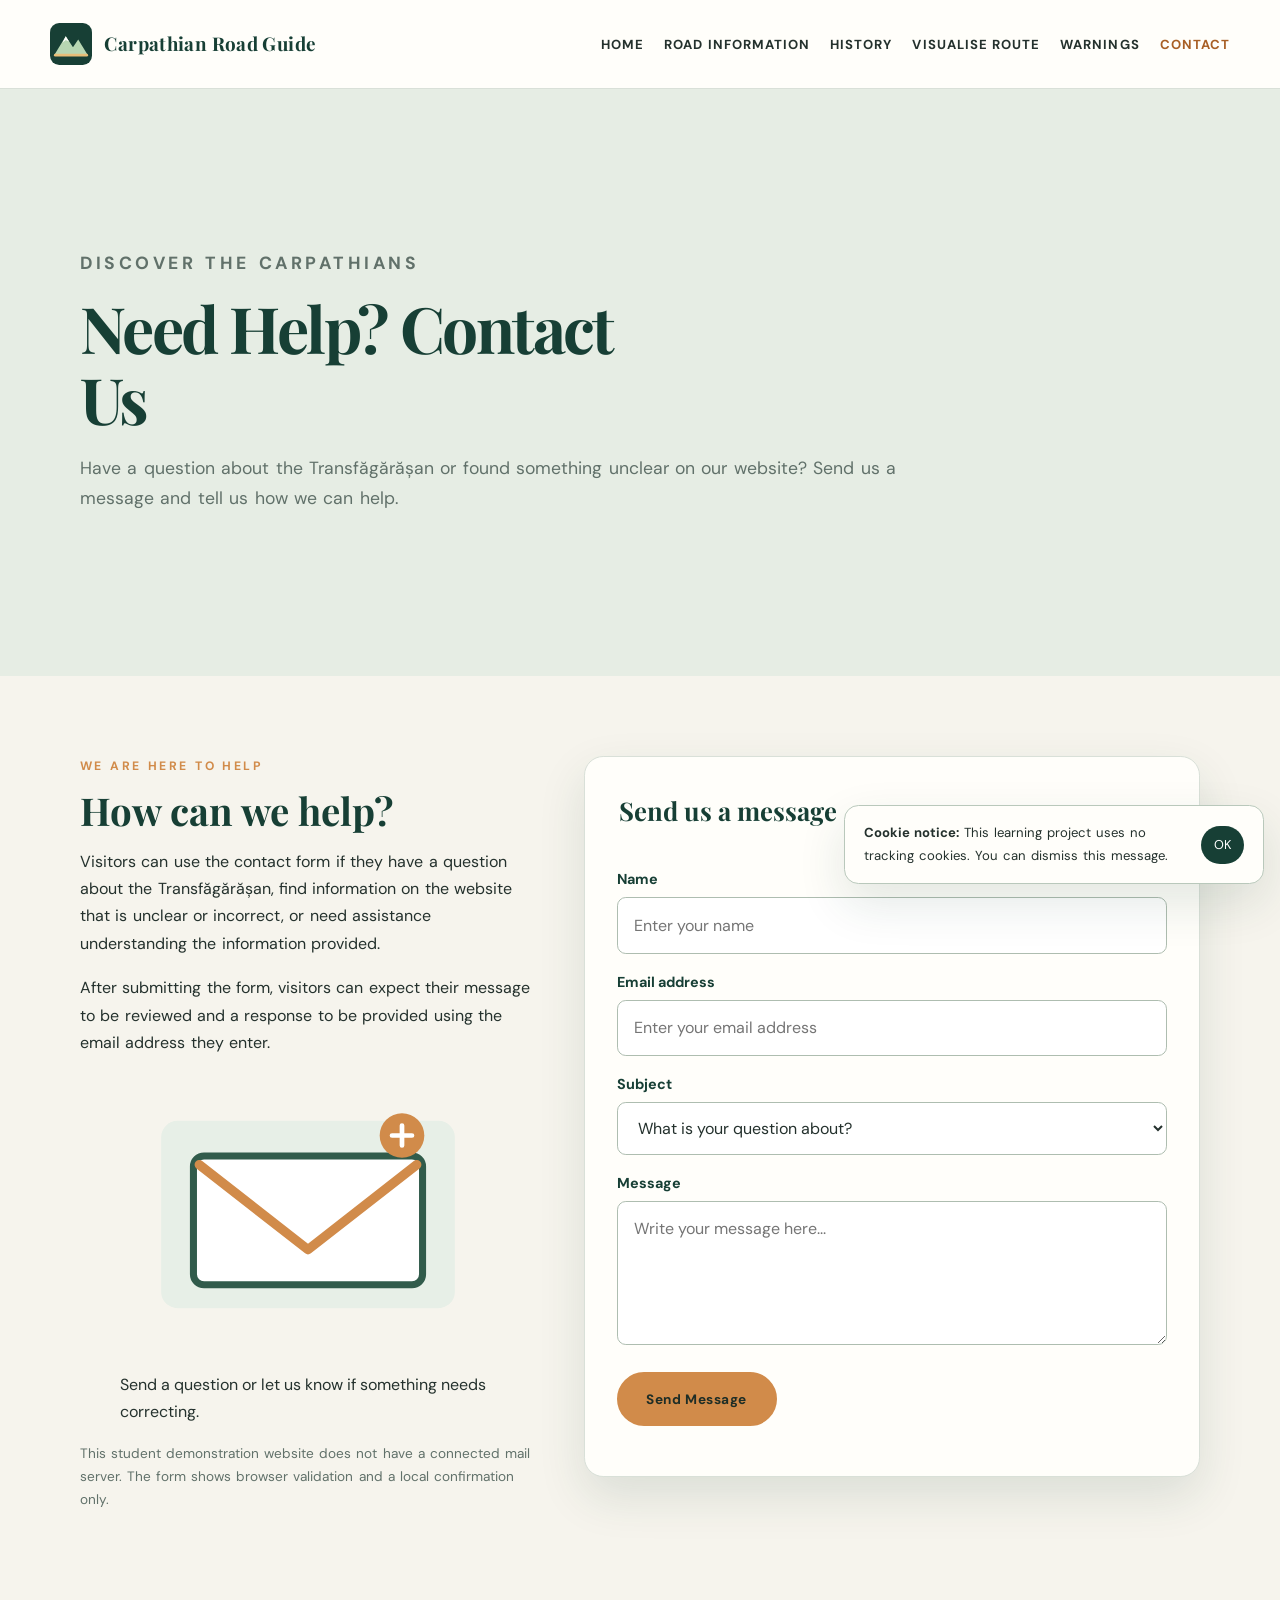
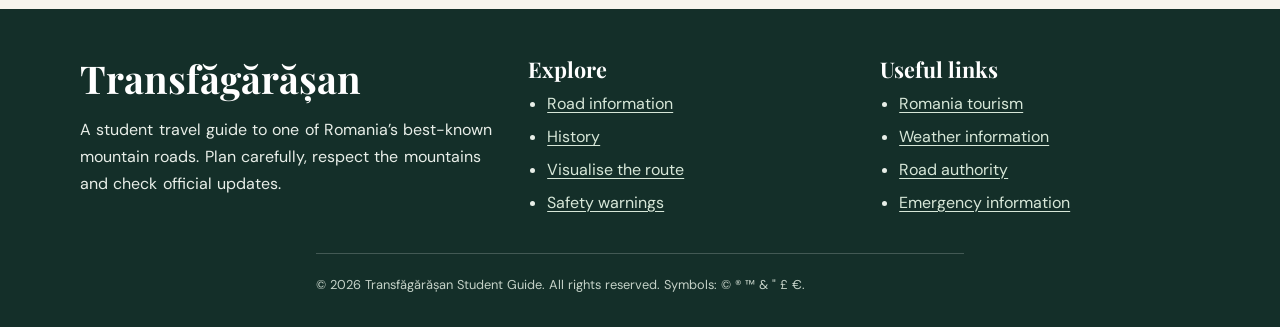
<file: New folder/contact.html>
<!DOCTYPE html>
<html lang="en">
<head>
    <meta charset="utf-8">
    <meta name="author" content="Student web design project">
    <meta name="description" content="Contact the Transfăgărășan information website with a question, correction or request for help understanding the travel information.">
    <meta name="keywords" content="Transfăgărășan, Romania, Carpathians, travel, mountain road">
    <meta name="viewport" content="width=device-width, initial-scale=1">
    <title>Contact Us | The Transfăgărășan</title>
    <link rel="icon" type="image/svg+xml" href="img/favicon.svg">
    <link rel="preconnect" href="https://fonts.googleapis.com">
    <link rel="preconnect" href="https://fonts.gstatic.com" crossorigin>
    <link href="https://fonts.googleapis.com/css2?family=DM+Sans:wght@400;500;600;700&family=Playfair+Display:wght@600;700&display=swap" rel="stylesheet" type="text/css">
    <link rel="stylesheet" type="text/css" href="css/style.css">
</head>
<body>
<header class="site-header">
    <section class="header-inner">
        <a class="brand" href="index.html">
            <img src="img/favicon.svg" alt="Mountain logo" title="Transfăgărășan guide logo">
            <span>Carpathian Road Guide</span>
        </a>
        <nav class="site-nav" aria-label="Main navigation">
            <ul>
                <li><a href="index.html">Home</a></li>
                <li><a href="road-information.html">Road Information</a></li>
                <li><a href="history.html">History</a></li>
                <li><a href="visualise-route.html">Visualise Route</a></li>
                <li><a href="warnings.html">Warnings</a></li>
                <li><a href="contact.html" aria-current="page">Contact</a></li>
            </ul>
        </nav>
    </section>
</header>
<main>
<section class="page-hero">
    <section class="page-shell">
        <p class="eyebrow">Discover the Carpathians</p>
        <h1>Need Help? Contact Us</h1>
        <p class="">Have a question about the Transfăgărășan or found something unclear on our website? Send us a message and tell us how we can help.</p>
        
    </section>
</section>
<section class="page-shell contact-layout">
    <article>
        <p class="eyebrow">We are here to help</p>
        <h2>How can we help?</h2>
        <p>Visitors can use the contact form if they have a question about the Transfăgărășan, find information on the website that is unclear or incorrect, or need assistance understanding the information provided.</p>
        <p>After submitting the form, visitors can expect their message to be reviewed and a response to be provided using the email address they enter.</p>
        <figure>
            <img class="contact-art" src="img/message.svg" alt="Illustration of an open message envelope with a notification symbol" title="Contact and visitor assistance illustration">
            <figcaption>Send a question or let us know if something needs correcting.</figcaption>
        </figure>
        <p class="form-note">This student demonstration website does not have a connected mail server. The form shows browser validation and a local confirmation only.</p>
    </article>
    <form id="contact-form" action="#" method="post">
        <fieldset>
            <legend>Send us a message</legend>
            <label for="visitor-name">Name</label>
            <input id="visitor-name" name="name" type="text" placeholder="Enter your name" autocomplete="name" required>
            <label for="visitor-email">Email address</label>
            <input id="visitor-email" name="email" type="email" placeholder="Enter your email address" autocomplete="email" required>
            <label for="visitor-subject">Subject</label>
            <select id="visitor-subject" name="subject" required>
                <option value="">What is your question about?</option>
                <option value="road">Road information</option>
                <option value="history">History</option>
                <option value="safety">Safety information</option>
                <option value="correction">Website correction</option>
                <option value="other">Other question</option>
            </select>
            <label for="visitor-message">Message</label>
            <textarea id="visitor-message" name="message" placeholder="Write your message here..." required></textarea>
            <input class="button" type="submit" value="Send Message">
            <p id="form-status" class="form-status" aria-live="polite"></p>
        </fieldset>
    </form>
</section>
</main>
<footer class="site-footer">
    <section class="footer-inner">
        <section>
            <h2>Transfăgărășan</h2>
            <p>A student travel guide to one of Romania’s best-known mountain roads. Plan carefully, respect the mountains and check official updates.</p>
        </section>
        <section>
            <h3>Explore</h3>
            <ul>
                <li><a href="road-information.html">Road information</a></li>
                <li><a href="history.html">History</a></li>
                <li><a href="visualise-route.html">Visualise the route</a></li>
                <li><a href="warnings.html">Safety warnings</a></li>
            </ul>
        </section>
        <section>
            <h3>Useful links</h3>
            <ul>
                <li><a href="https://romania.travel/" target="_blank" rel="noopener">Romania tourism</a></li>
                <li><a href="https://www.meteoromania.ro/" target="_blank" rel="noopener">Weather information</a></li>
                <li><a href="https://www.cnadnr.ro/" target="_blank" rel="noopener">Road authority</a></li>
                <li><a href="https://www.112.ro/" target="_blank" rel="noopener">Emergency information</a></li>
            </ul>
        </section>
    </section>
    <p class="copyright">© 2026 Transfăgărășan Student Guide. All rights reserved. Symbols: &copy; &reg; &trade; &amp; &quot; &pound; &euro;.</p>
</footer>
<aside class="cookie-notice" id="cookie-notice" aria-label="Cookie notice">
    <p><strong>Cookie notice:</strong> This learning project uses no tracking cookies. You can dismiss this message.</p>
    <button type="button" id="cookie-close">OK</button>
</aside>
<script src="js/site.js"></script>
</body>
</html>
</file>
<file: New folder/css/style.css>
/* Transfăgărășan travel guide — responsive CSS, built without a framework. */
:root {
    --forest: #173f35;
    --forest-soft: #315b4b;
    --moss: #718b70;
    --cream: #f6f4ed;
    --paper: #fffefa;
    --gold: #d18b4a;
    --ink: #24312d;
    --muted: #61716a;
    --line: #d9e0d8;
    --shadow: 0 1.2rem 3rem rgba(23, 63, 53, 0.12);
}
* {
    box-sizing: border-box;
}
html {
    scroll-behavior: smooth;
}
body {
    margin: 0;
    background: var(--cream);
    color: var(--ink);
    font-family: "DM Sans", Arial, sans-serif;
    font-size: 1rem;
    line-height: 1.7;
}
img {
    display: block;
    max-width: 100%;
    height: auto;
}
a {
    color: var(--forest-soft);
    text-decoration-thickness: 0.08em;
    text-underline-offset: 0.2em;
}
a:visited {
    color: #496b5d;
}
a:hover {
    color: #a85f25;
    text-decoration-thickness: 0.14em;
}
a:active {
    color: #8b3e23;
}
a:focus-visible,
button:focus-visible,
input:focus-visible,
textarea:focus-visible,
select:focus-visible {
    outline: 3px solid var(--gold);
    outline-offset: 3px;
}
h1, h2, h3 {
    color: var(--forest);
    font-family: "Playfair Display", Georgia, serif;
    line-height: 1.12;
}
h1 {
    max-width: 14ch;
    margin: 0 0 1.2rem;
    font-size: clamp(2.7rem, 6vw, 5.6rem);
    letter-spacing: -0.04em;
}
h2 {
    margin: 0 0 1rem;
    font-size: clamp(1.8rem, 3vw, 2.8rem);
}
h3 {
    margin: 0 0 0.6rem;
    font-size: 1.35rem;
}
p {
    max-width: 72ch;
    margin: 0 0 1.1rem;
    word-spacing: 0.08em;
}
.lead {
    max-width: 62ch;
    color: #f4f4ed;
    font-size: clamp(1.05rem, 1.7vw, 1.28rem);
    line-height: 1.75;
    text-indent: 0;
}
.eyebrow {
    margin: 0 0 0.8rem;
    color: var(--gold);
    font-size: 0.76rem;
    font-weight: 700;
    letter-spacing: 0.2em;
    text-transform: uppercase;
}
.site-header {
    position: relative;
    z-index: 20;
    background: var(--paper);
    border-bottom: 1px solid var(--line);
}
.header-inner {
    display: flex;
    width: min(1180px, calc(100% - 3rem));
    min-height: 5.5rem;
    margin: 0 auto;
    align-items: center;
    justify-content: space-between;
    gap: 2rem;
}
.brand {
    display: inline-flex;
    align-items: center;
    gap: 0.8rem;
    color: var(--forest);
    font-family: "Playfair Display", Georgia, serif;
    font-size: 1.18rem;
    font-weight: 700;
    letter-spacing: 0.02em;
    text-decoration: none;
}
.brand img {
    width: 2.6rem;
    height: 2.6rem;
}
.site-nav ul {
    display: flex;
    margin: 0;
    padding: 0;
    align-items: center;
    gap: 1.25rem;
    list-style: none;
}
.site-nav a {
    color: var(--ink);
    font-size: 0.82rem;
    font-weight: 700;
    letter-spacing: 0.08em;
    text-decoration: none;
    text-transform: uppercase;
}
.site-nav a[aria-current="page"] {
    color: #a85f25;
}
main {
    min-height: 60vh;
}
.page-shell {
    width: min(1120px, calc(100% - 3rem));
    margin: 0 auto;
    padding: 5rem 0;
}
.hero {
    position: relative;
    display: grid;
    min-height: 650px;
    overflow: hidden;
    align-items: center;
    background: var(--forest);
}
.hero::before {
    position: absolute;
    inset: 0;
    background: linear-gradient(90deg, rgba(12, 35, 29, 0.9), rgba(12, 35, 29, 0.46) 55%, rgba(12, 35, 29, 0.12)), url("https://cdn-imgix.headout.com/media/images/75bc7c0a-0971-4dcf-9607-c4894302bf2a-1768199135083-340278.jpeg") center 48% / cover;
    content: "";
}
.hero-content {
    position: relative;
    z-index: 1;
    width: min(1120px, calc(100% - 3rem));
    margin: 0 auto;
    padding: 7rem 0;
}
.hero h1 {
    color: #fff;
}
.hero .eyebrow {
    color: #f1c28f;
}
.button-row {
    display: flex;
    flex-wrap: wrap;
    margin-top: 2rem;
    gap: 0.8rem;
}
.button,
button.button {
    display: inline-flex;
    min-height: 3.1rem;
    padding: 0.85rem 1.25rem;
    align-items: center;
    justify-content: center;
    border: 2px solid var(--gold);
    border-radius: 999px;
    background: var(--gold);
    color: #1e2d26;
    font: inherit;
    font-size: 0.85rem;
    font-weight: 700;
    letter-spacing: 0.04em;
    text-decoration: none;
    cursor: pointer;
    transition: transform 180ms ease, background 180ms ease;
}
.button:hover,
button.button:hover {
    transform: translateY(-2px);
    background: #e4a767;
    color: #1e2d26;
}
.button.secondary {
    border-color: rgba(255,255,255,0.75);
    background: transparent;
    color: #fff;
}
.button.secondary:hover {
    background: rgba(255,255,255,0.16);
}
.section-heading {
    display: flex;
    margin-bottom: 2rem;
    align-items: end;
    justify-content: space-between;
    gap: 2rem;
}
.section-heading p {
    margin-bottom: 0;
    color: var(--muted);
}
.card-grid {
    display: grid;
    grid-template-columns: repeat(3, minmax(0, 1fr));
    gap: 1.4rem;
}
.card {
    overflow: hidden;
    border: 1px solid var(--line);
    border-radius: 1.2rem;
    background: var(--paper);
    box-shadow: 0 0.5rem 1.5rem rgba(23,63,53,0.05);
}
.card figure {
    margin: 0;
}
.card img {
    width: 100%;
    height: 220px;
    object-fit: cover;
}
.card figcaption {
    padding: 0.65rem 1rem;
    color: var(--muted);
    font-size: 0.75rem;
}
.card-content {
    padding: 1.3rem 1.4rem 1.5rem;
}
.card-content p {
    color: var(--muted);
    font-size: 0.95rem;
}
.split {
    display: grid;
    grid-template-columns: 1fr 1fr;
    align-items: center;
    gap: 3rem;
}
.feature-image {
    position: relative;
    margin: 0;
}
.feature-image img {
    width: 100%;
    min-height: 360px;
    max-height: 500px;
    border-radius: 1.3rem;
    object-fit: cover;
    box-shadow: var(--shadow);
}
.feature-image figcaption {
    margin-top: 0.65rem;
    color: var(--muted);
    font-size: 0.78rem;
}
.feature-image::after {
    position: absolute;
    right: -0.7rem;
    bottom: 2.2rem;
    z-index: -1;
    width: 42%;
    height: 45%;
    border-radius: 1rem;
    background: #dce6d8;
    content: "";
}
.page-hero {
    padding: 5rem 0 4rem;
    background: #e6ede4;
}
.page-hero h1 {
    font-size: clamp(2.6rem, 5vw, 4.4rem);
}
.page-hero p {
    color: var(--muted);
    font-size: 1.1rem;
}
.content-grid {
    display: grid;
    grid-template-columns: minmax(0, 1.7fr) minmax(230px, 0.8fr);
    gap: 3rem;
}
.content-grid article > p:first-of-type {
    text-indent: 1.5em;
}
.content-grid article > p:first-of-type::first-letter {
    float: left;
    padding: 0.05em 0.12em 0 0;
    color: var(--gold);
    font-family: "Playfair Display", Georgia, serif;
    font-size: 3.7em;
    line-height: 0.85;
}
.info-panel {
    padding: 1.5rem;
    border: 1px solid var(--line);
    border-radius: 1rem;
    background: var(--paper);
}
.info-panel ul {
    margin: 0;
    padding-left: 1.2rem;
}
.info-panel li {
    margin: 0.5rem 0;
}
.attraction-list {
    display: grid;
    grid-template-columns: repeat(2, minmax(0, 1fr));
    margin: 2rem 0;
    padding: 0;
    gap: 1rem;
    list-style: none;
}
.attraction-list li {
    padding: 1rem 1.1rem;
    border-left: 4px solid var(--gold);
    background: #edf1e9;
}
table {
    width: 100%;
    margin: 2rem 0;
    border-collapse: collapse;
    background: var(--paper);
}
th, td {
    padding: 0.85rem 1rem;
    border: 1px solid var(--line);
    text-align: left;
}
thead {
    background: var(--forest);
    color: #fff;
}
tbody tr:nth-child(even) {
    background: #CFF;
}
tbody tr:nth-child(odd) {
    background: #FFF;
}
.timeline {
    position: relative;
    margin: 2rem 0;
    padding: 0 0 0 2rem;
    border-left: 3px solid #d9a46e;
    list-style: none;
}
.timeline li {
    position: relative;
    margin: 0 0 1.5rem;
    padding: 0 0 0.4rem 0.8rem;
}
.timeline li::before {
    position: absolute;
    top: 0.4rem;
    left: -2.48rem;
    width: 0.8rem;
    height: 0.8rem;
    border: 3px solid var(--paper);
    border-radius: 50%;
    background: var(--gold);
    content: "";
}
.route-stops {
    display: grid;
    grid-template-columns: repeat(4, minmax(0, 1fr));
    margin: 2rem 0;
    padding: 0;
    gap: 1rem;
    counter-reset: stops;
    list-style: none;
}
.route-stops li {
    position: relative;
    min-height: 7rem;
    padding: 1rem;
    border: 1px solid var(--line);
    border-radius: 0.9rem;
    background: var(--paper);
    counter-increment: stops;
}
.route-stops li::before {
    display: block;
    margin-bottom: 0.6rem;
    color: var(--gold);
    content: "STOP " counter(stops, decimal-leading-zero);
    font-size: 0.72rem;
    font-weight: 700;
    letter-spacing: 0.12em;
}
.route-stops li::after {
    position: absolute;
    top: 1.15rem;
    right: 1rem;
    width: 0.55rem;
    height: 0.55rem;
    border-radius: 50%;
    background: var(--moss);
    content: "";
}
.warning-grid {
    display: grid;
    grid-template-columns: repeat(2, minmax(0, 1fr));
    gap: 1.4rem;
}
.warning-card {
    padding: 1.5rem;
    border: 1px solid var(--line);
    border-radius: 1rem;
    background: var(--paper);
}
.warning-card ul {
    padding-left: 1.2rem;
}
.alert {
    margin-top: 1.5rem;
    padding: 1.2rem 1.4rem;
    border-left: 5px solid #c26d36;
    border-radius: 0.5rem;
    background: #fff0df;
}
.contact-layout {
    display: grid;
    grid-template-columns: 0.85fr 1.15fr;
    align-items: start;
    gap: 3rem;
}
.contact-art {
    width: min(100%, 420px);
    margin: 1rem auto;
}
form {
    border-color: var(--line);
    border-style: solid;
    border-width: 1px;
    padding: 2rem;
    border: 1px solid var(--line);
    border-radius: 1.2rem;
    background: var(--paper);
    box-shadow: var(--shadow);
}
fieldset {
    margin: 0;
    padding: 0;
    border: 0;
}
legend {
    margin-bottom: 1.2rem;
    color: var(--forest);
    font-family: "Playfair Display", Georgia, serif;
    font-size: 1.6rem;
    font-weight: 700;
}
label {
    display: block;
    margin: 1rem 0 0.35rem;
    color: var(--forest);
    font-size: 0.9rem;
    font-weight: 700;
}
input, textarea, select {
    width: 100%;
    padding: 0.85rem 1rem;
    border: 1px solid #aebdb0;
    border-radius: 0.55rem;
    background: #fff;
    color: var(--ink);
    font: inherit;
}
textarea {
    min-height: 9rem;
    resize: vertical;
}
input[type="submit"] {
    width: auto;
    min-width: 10rem;
    margin-top: 1.2rem;
}
.form-note,
.form-status {
    color: var(--muted);
    font-size: 0.85rem;
}
.site-footer {
    padding: 3rem 0 2rem;
    background: #142f29;
    color: #e8eee8;
}
.footer-inner {
    display: grid;
    width: min(1120px, calc(100% - 3rem));
    margin: 0 auto;
    grid-template-columns: 1.3fr 1fr 1fr;
    gap: 2rem;
}
.site-footer h2,
.site-footer h3 {
    color: #fff;
}
.site-footer a {
    color: #d7e7d8;
}
.site-footer ul {
    margin: 0;
    padding-left: 1.2rem;
}
.site-footer li {
    margin: 0.35rem 0;
}
.copyright {
    width: min(1120px, calc(100% - 3rem));
    margin: 2rem auto 0;
    padding-top: 1.2rem;
    border-top: 1px solid rgba(255,255,255,0.2);
    color: #c5d2c8;
    font-size: 0.8rem;
}
.cookie-notice {
    position: fixed;
    right: 1rem;
    bottom: 1rem;
    z-index: 9999;
    display: flex;
    max-width: 420px;
    padding: 1rem 1.2rem;
    align-items: center;
    gap: 1rem;
    border: 1px solid #b9c8bb;
    border-radius: 0.9rem;
    background: #fffefa;
    box-shadow: var(--shadow);
}
.cookie-notice p {
    margin: 0;
    font-size: 0.82rem;
}
.cookie-notice button {
    flex: 0 0 auto;
    padding: 0.5rem 0.8rem;
    border: 0;
    border-radius: 999px;
    background: var(--forest);
    color: #fff;
    font: inherit;
    font-size: 0.8rem;
    cursor: pointer;
}
.small-caps {
    color: var(--muted);
    font-size: 0.78rem;
    letter-spacing: 0.14em;
    text-transform: uppercase;
}
.float-image {
    float: right;
    width: min(42%, 320px);
    margin: 0.3rem 0 1rem 1.5rem;
    border-radius: 1rem;
}
@media (min-width: 769px) {
    .site-nav {
        display: block;
    }
    .hero {
        min-height: 680px;
    }
}
@media (max-width: 768px) {
    body {
        font-size: 0.96rem;
    }
    .header-inner {
        width: min(100% - 2rem, 700px);
        padding: 0.8rem 0;
        align-items: flex-start;
        flex-direction: column;
        gap: 0.7rem;
    }
    .site-nav ul {
        flex-wrap: wrap;
        gap: 0.5rem 0.9rem;
    }
    .site-nav a {
        font-size: 0.7rem;
    }
    .hero {
        min-height: 580px;
    }
    .hero-content,
    .page-shell {
        width: min(100% - 2rem, 700px);
    }
    .hero-content {
        padding: 5rem 0;
    }
    .page-shell {
        padding: 3.5rem 0;
    }
    .card-grid,
    .split,
    .content-grid,
    .contact-layout,
    .footer-inner {
        grid-template-columns: 1fr;
    }
    .section-heading {
        align-items: flex-start;
        flex-direction: column;
        gap: 0.5rem;
    }
    .attraction-list,
    .warning-grid {
        grid-template-columns: 1fr;
    }
    .route-stops {
        grid-template-columns: repeat(2, minmax(0, 1fr));
    }
    .feature-image img {
        min-height: 260px;
    }
    .float-image {
        float: none;
        width: 100%;
        max-height: 260px;
        margin: 0 0 1rem;
        object-fit: cover;
    }
    .cookie-notice {
        right: 0.7rem;
        bottom: 0.7rem;
        left: 0.7rem;
        max-width: none;
    }
}
@media (max-width: 420px) {
    .route-stops {
        grid-template-columns: 1fr;
    }
    .button-row {
        align-items: stretch;
        flex-direction: column;
    }
    .button {
        width: 100%;
    }
    form {
        padding: 1.2rem;
    }
}
</file>
